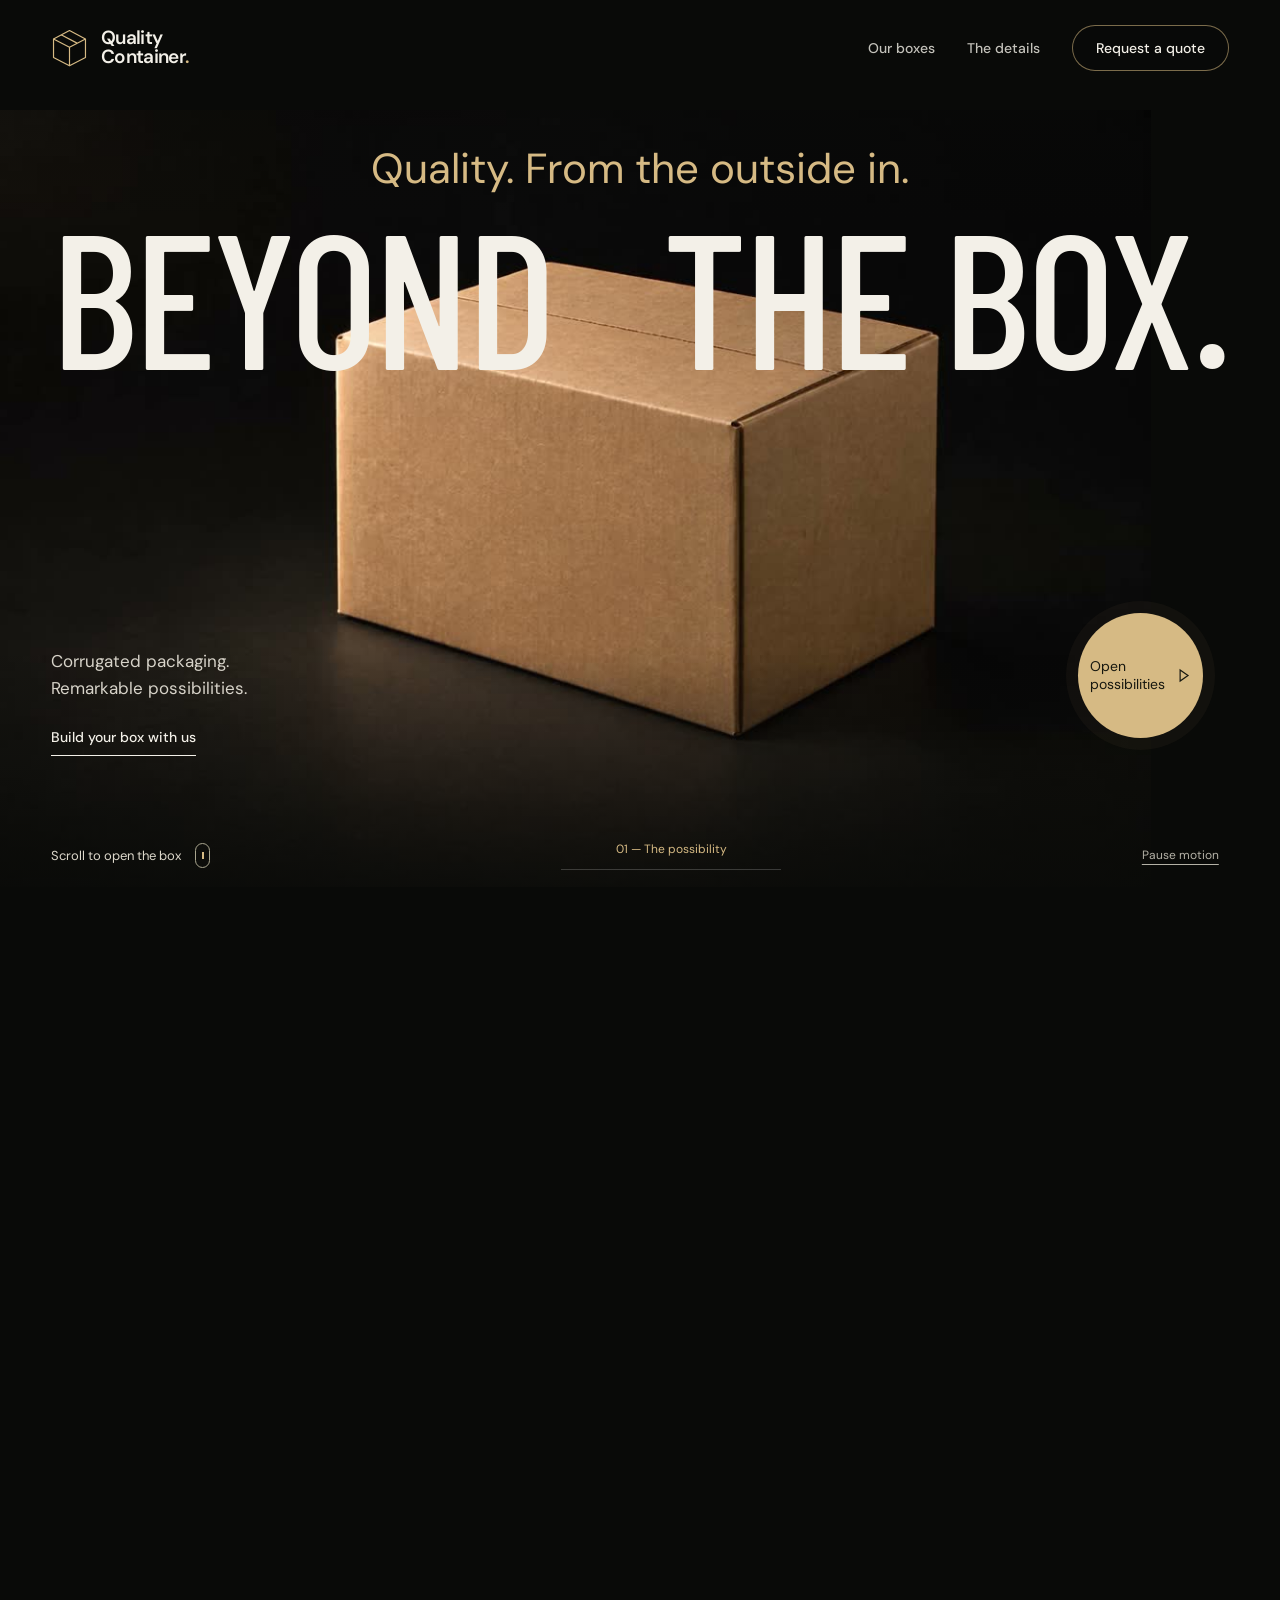
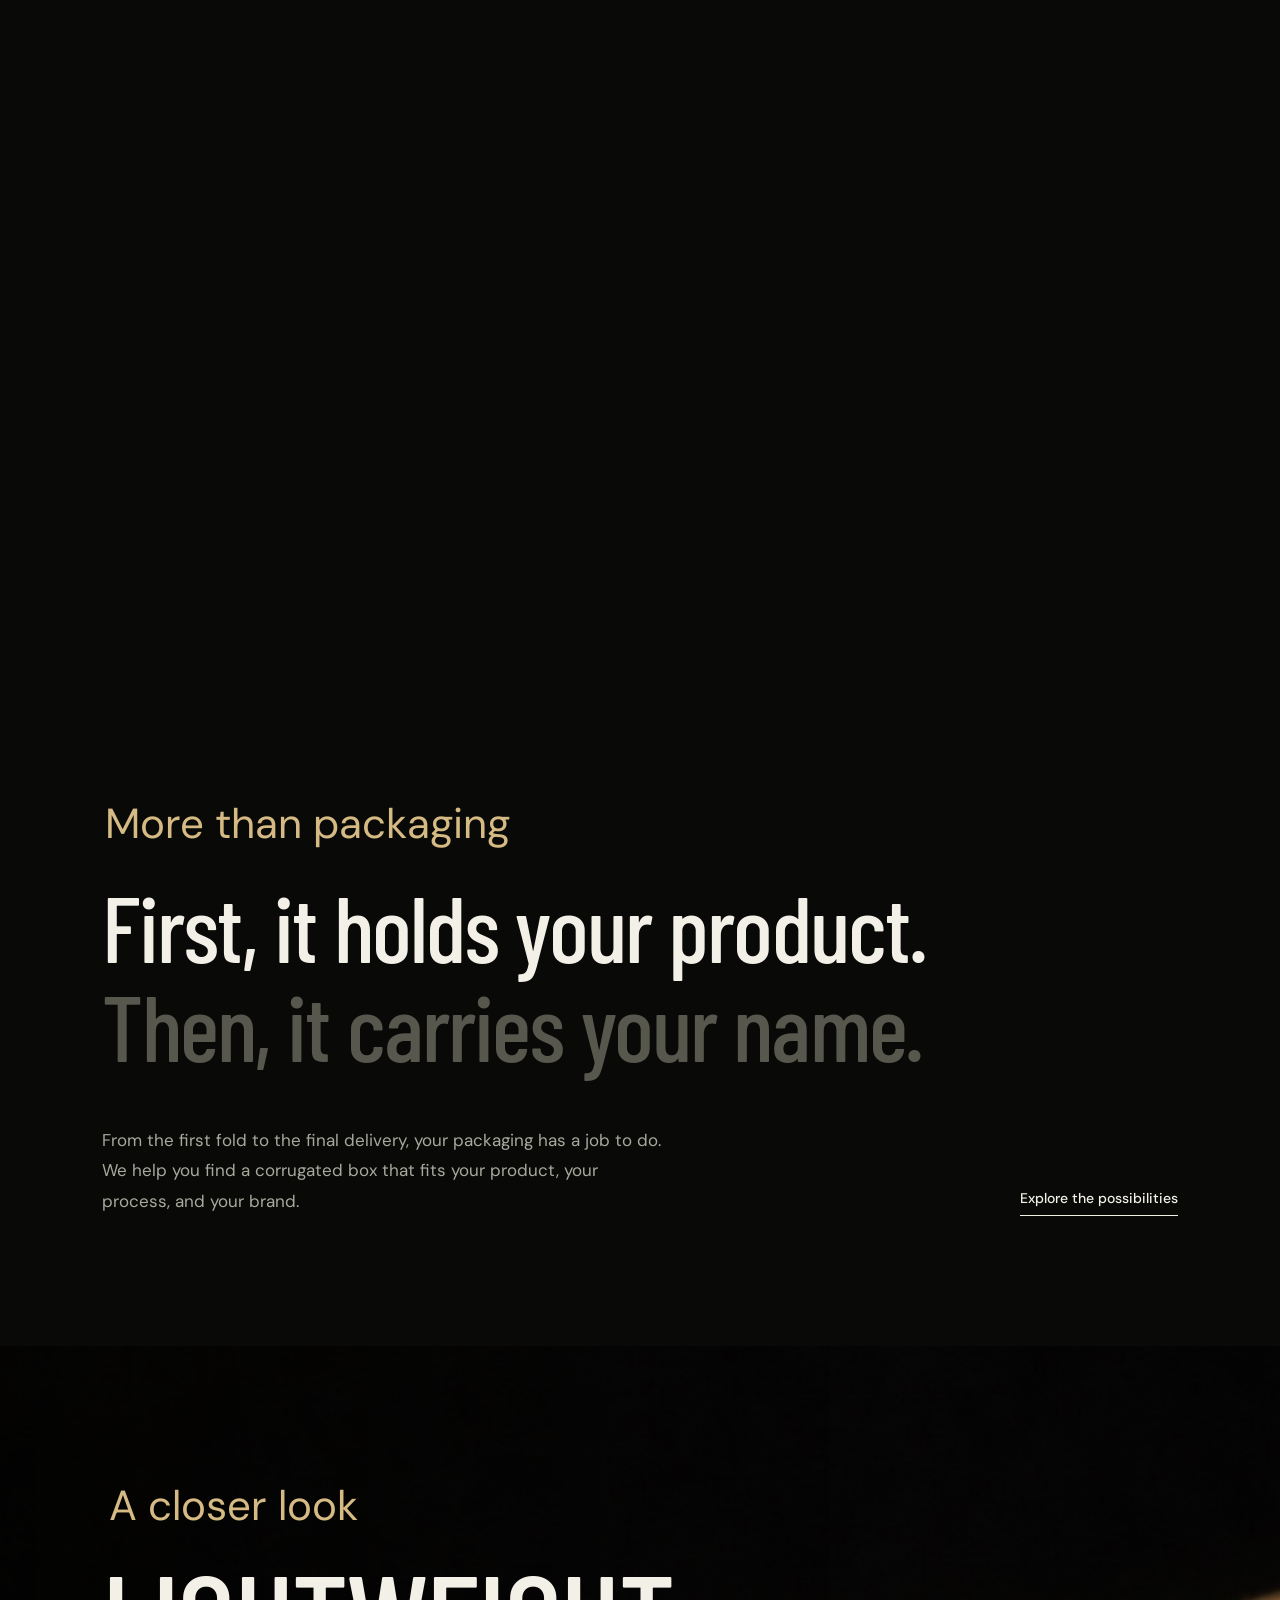
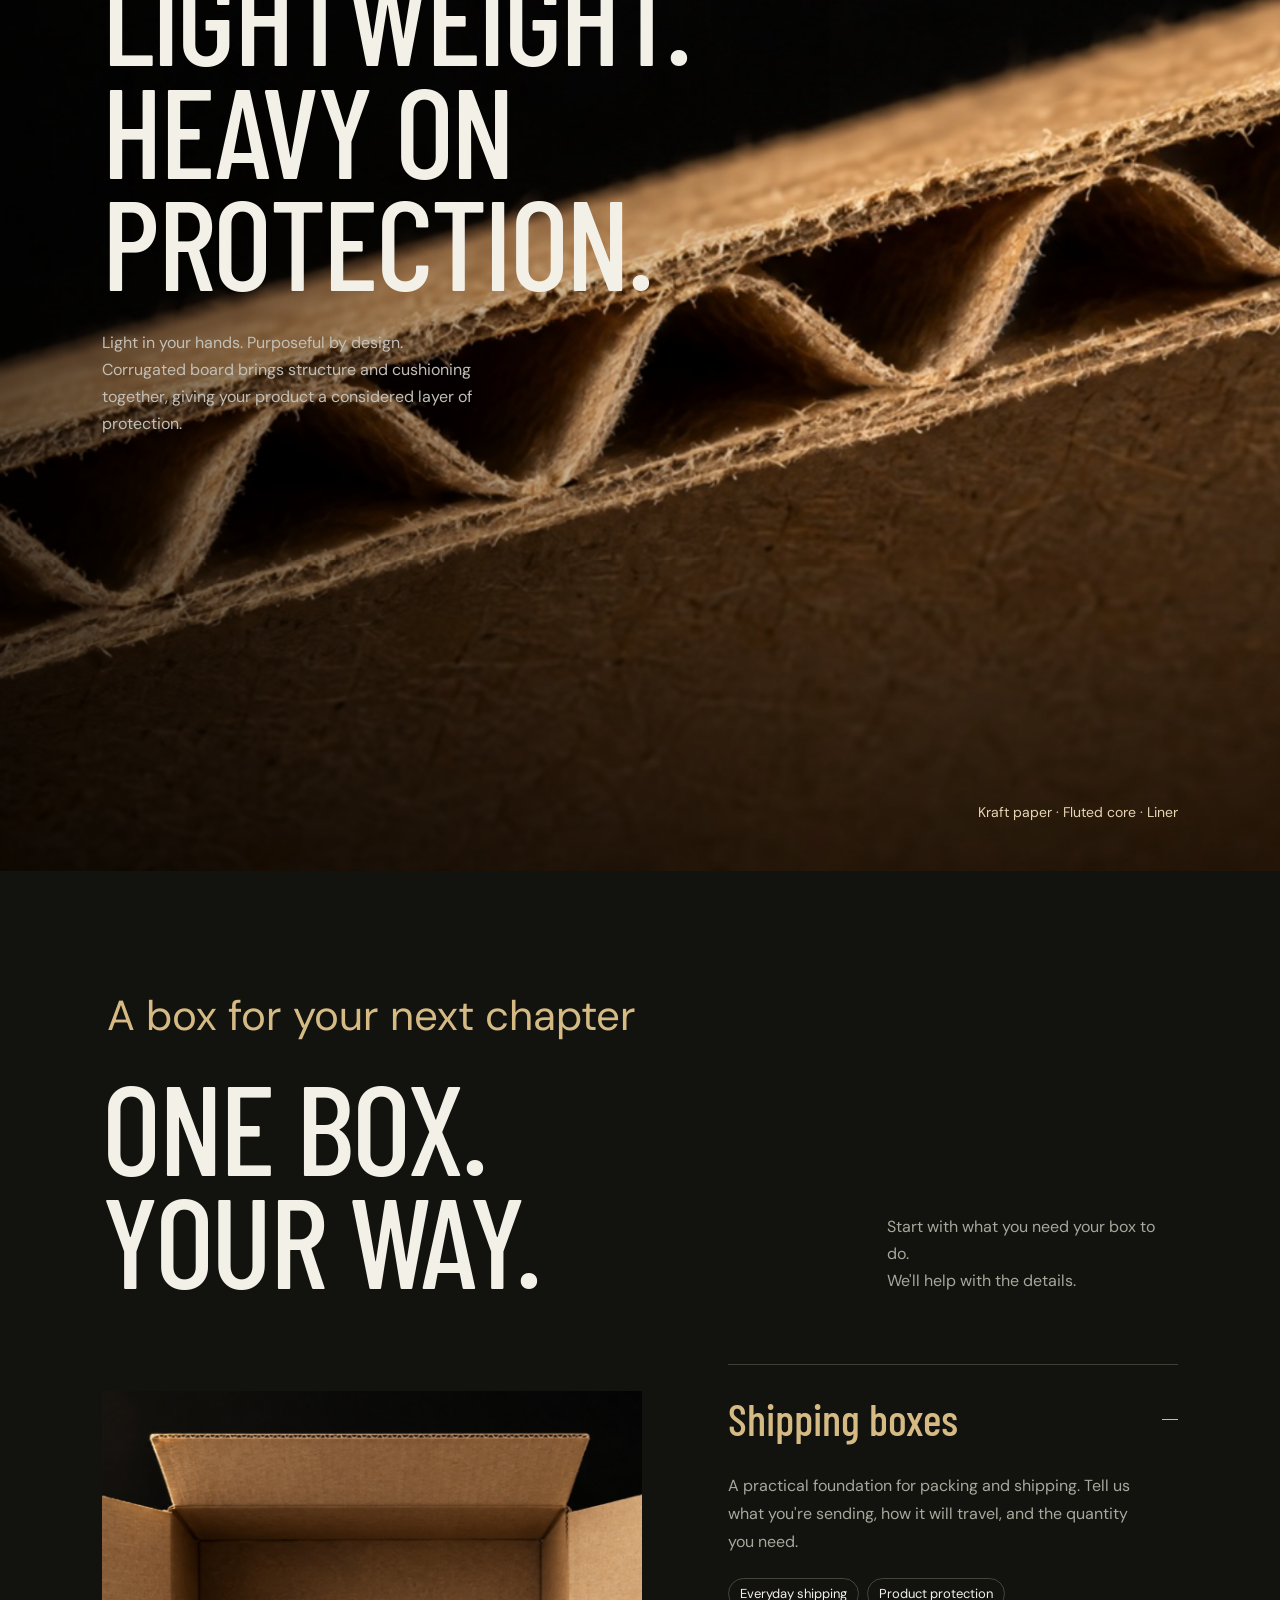
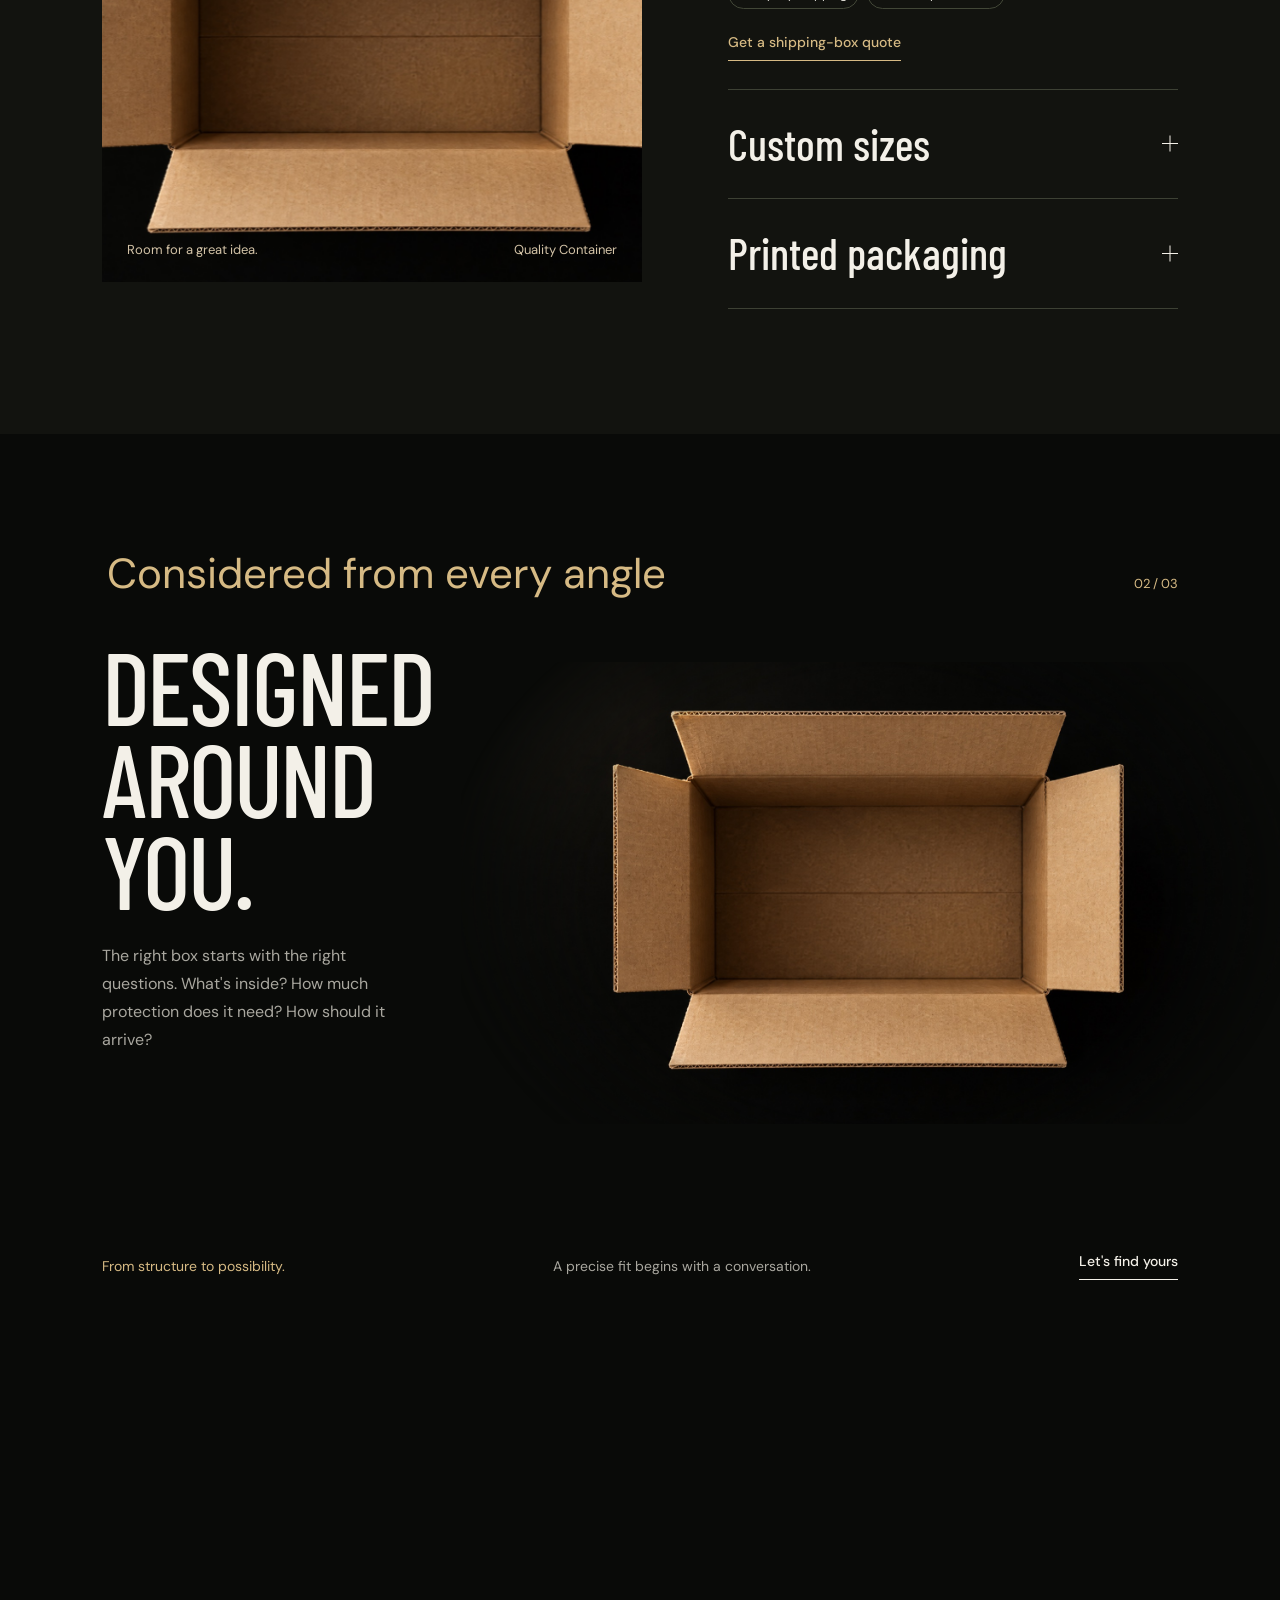
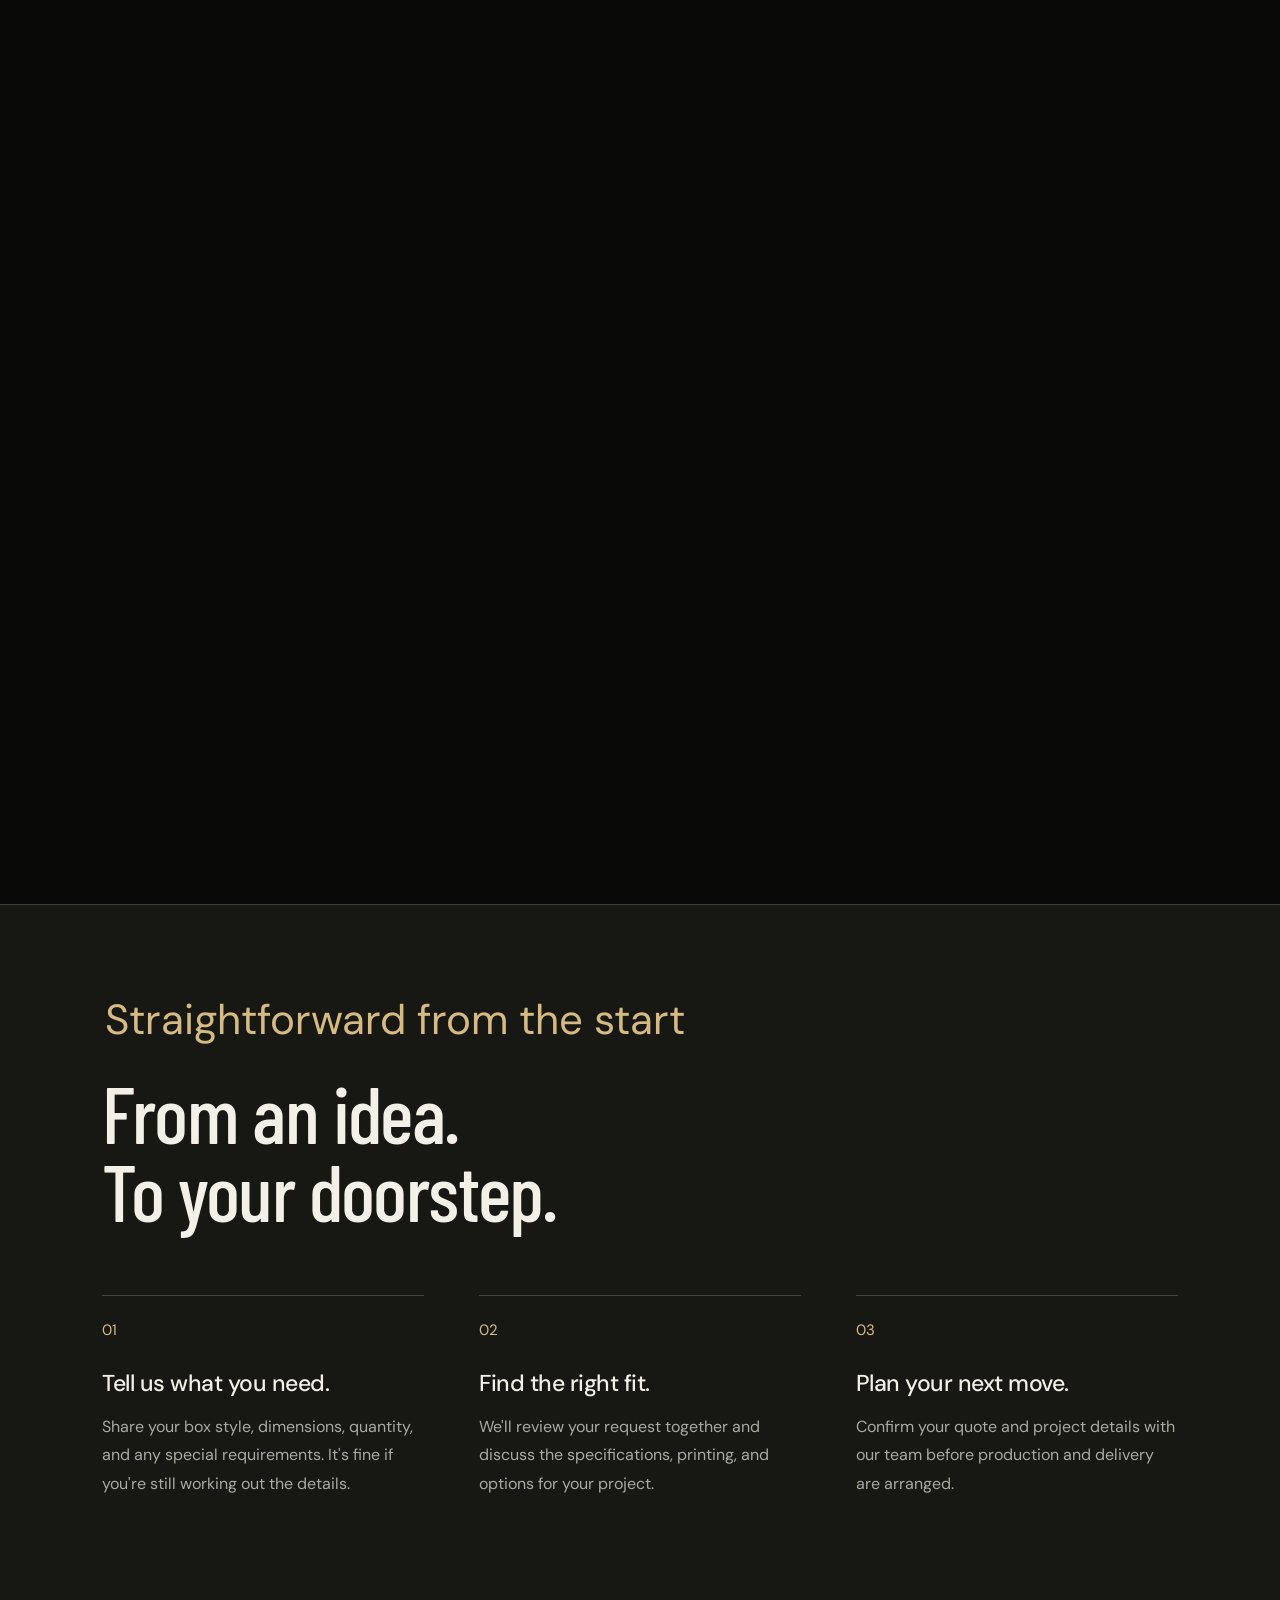
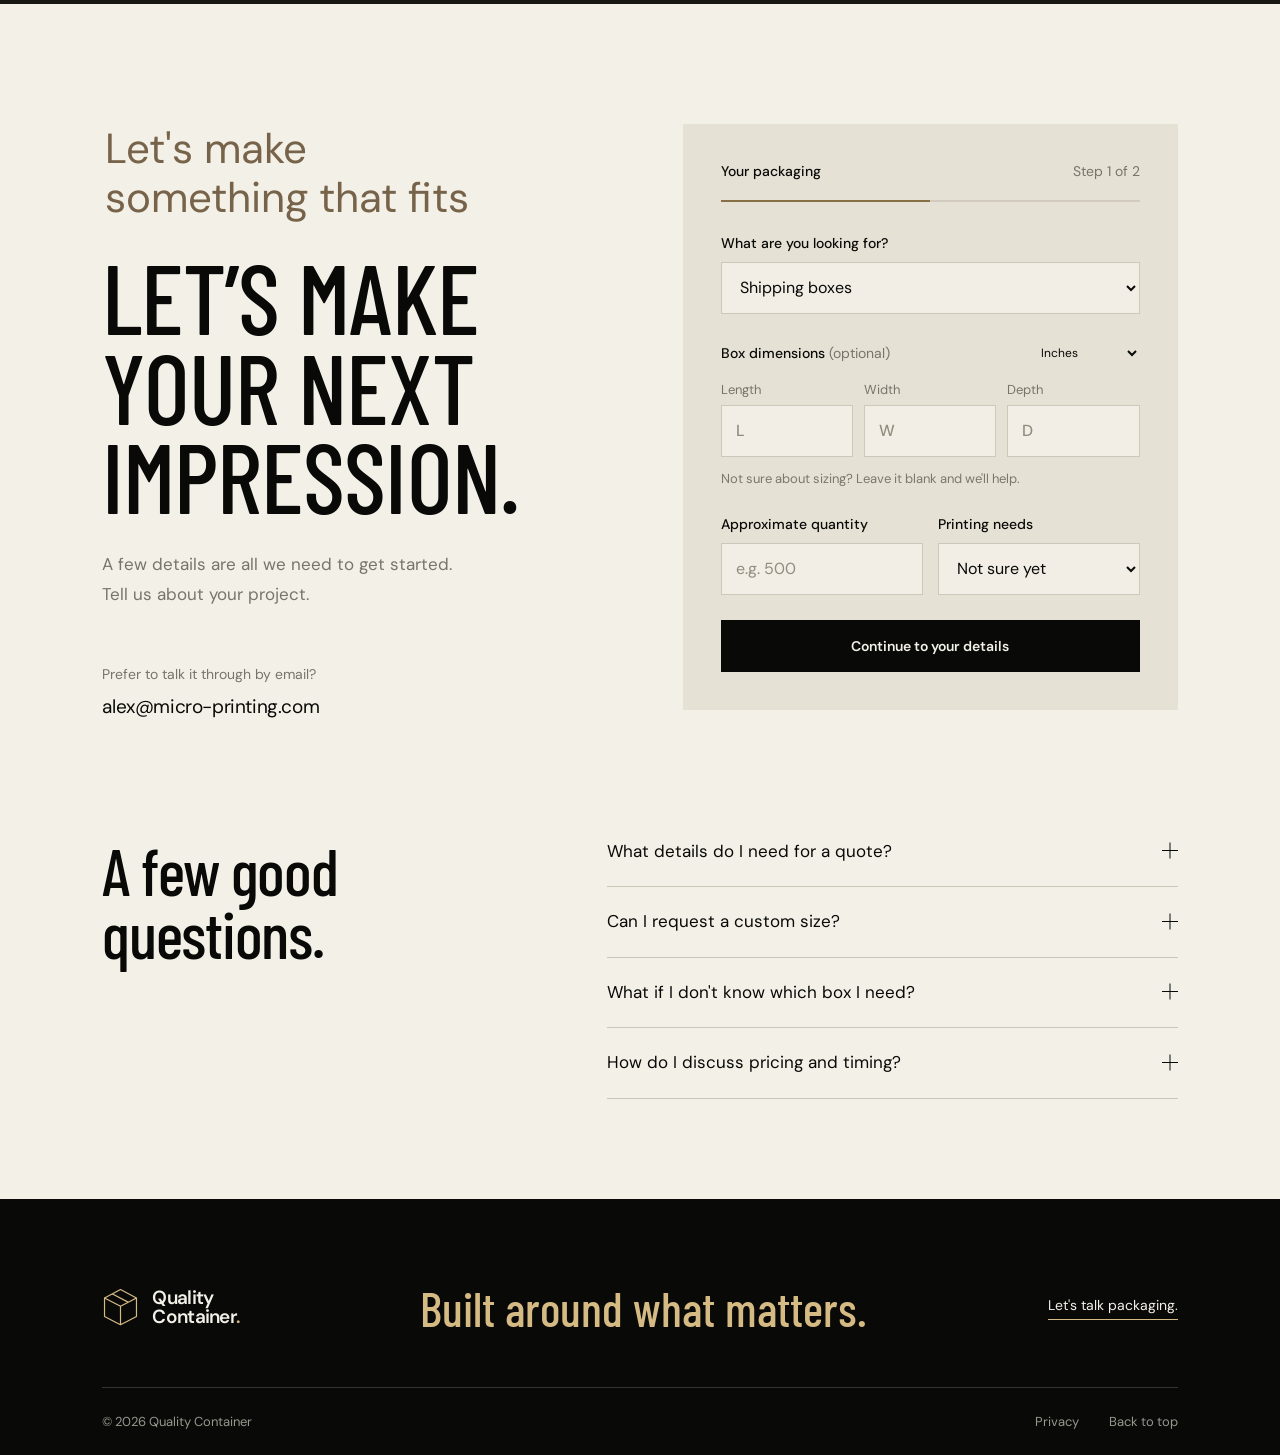
<file: index.html>
<!doctype html>
<html lang="en">
<head>
  <meta charset="utf-8">
  <meta name="viewport" content="width=device-width, initial-scale=1">
  <meta name="theme-color" content="#0b0b09">
  <title>Quality Container — Built around what matters.</title>
  <meta name="description" content="Corrugated boxes built around your products. Explore shipping boxes, custom sizes and printed packaging, then request a quote from Quality Container.">
  <link rel="icon" type="image/svg+xml" href="data:image/svg+xml,%3Csvg xmlns='http://www.w3.org/2000/svg' viewBox='0 0 64 64'%3E%3Crect width='64' height='64' rx='14' fill='%230b0b09'/%3E%3Cpath d='M12 21 32 11 52 21 32 31 12 21v23l20 10 20-10V21M32 31v23M22 16l20 10' fill='none' stroke='%23c9ad79' stroke-width='3' stroke-linejoin='round'/%3E%3C/svg%3E">
  <link rel="stylesheet" href="./assets/fonts.css">
  <link rel="stylesheet" href="./styles.css">
  <link rel="preload" as="image" href="./assets/box-sequence/frame-001.jpg">
  <link rel="stylesheet" href="./cinema.css?v=20261007-typography">
  <script src="./cinema.js" defer></script>
  <script src="./app.js" defer></script>
</head>
<body>
  <a class="skip-link" href="#main">Skip to content</a>
  <header class="site-header">
    <a class="brand" href="#" aria-label="Quality Container home"><svg viewBox="0 0 44 48" aria-hidden="true"><path d="M3 13 22 3 41 13 22 23 3 13v22l19 10 19-10V13M22 23v22M12 8l19 10"/></svg><span>Quality<br>Container<span class="brand-dot">.</span></span></a>
    <nav aria-label="Main navigation"><a href="#boxes">Our boxes</a><a href="#details">The details</a><a class="nav-cta" href="#quote">Request a quote</a></nav>
  </header>
  <main id="main">
    <section class="hero-story" aria-labelledby="hero-title">
      <div class="hero-sticky">
        <img class="hero-poster" src="./assets/box-sequence/frame-001.jpg" alt="A sculptural kraft shipping box in a dark studio" width="1440" height="810">
        <canvas id="box-canvas" aria-label="A corrugated box opens as you scroll" role="img"></canvas>
        <div class="cinema-vignette"></div>
        <div class="hero-title-wrap"><p>Quality. From the outside in.</p><h1 id="hero-title"><span>BEYOND</span><span>THE BOX.</span></h1></div>
        <div class="hero-caption"><p>Corrugated packaging.<br>Remarkable possibilities.</p><a class="text-link" href="#quote">Build your box with us</a></div>
        <button class="open-experience" type="button" aria-label="Play the box opening"><span>Open<br>possibilities</span><svg viewBox="0 0 24 24" aria-hidden="true"><path d="M9 5l10 7-10 7Z"/></svg></button>
        <div class="scene-copy scene-copy-open" aria-hidden="true"><span>Every great idea</span><strong>NEEDS<br>ITS SPACE.</strong><p>Your product. Your dimensions.<br>Your next first impression.</p></div>
        <div class="scene-copy scene-copy-inside" aria-hidden="true"><span>It's what's inside that counts.</span><strong>WE PROTECT<br>THE POSSIBILITIES.</strong></div>
        <div class="hero-bottom"><span class="scroll-cue">Scroll to open the box <span class="scroll-track"><i></i></span></span><div class="chapter-progress"><span id="chapter-label">01 — The possibility</span><div><i></i></div></div><button id="motion-toggle" type="button" aria-pressed="false">Pause motion</button></div>
      </div>
    </section>
    <section class="intro-section section-pad" aria-labelledby="intro-title">
      <div class="section-kicker"><span class="small-rule"></span>More than packaging</div>
      <h2 id="intro-title">First, it holds your product.<br><span>Then, it carries your name.</span></h2>
      <div class="intro-bottom"><p>From the first fold to the final delivery, your packaging has a job to do. We help you find a corrugated box that fits your product, your process, and your brand.</p><a class="text-link" href="#boxes">Explore the possibilities</a></div>
    </section>
    <section class="material-section" aria-labelledby="material-title">
      <img src="./assets/corrugated-layers.jpg" alt="A close view of the fluted paper layer between two kraft liners" width="1920" height="1086" loading="lazy">
      <div class="material-shade"></div><div class="material-copy"><p class="section-kicker">A closer look</p><h2 id="material-title">LIGHTWEIGHT.<br>HEAVY ON<br>PROTECTION.</h2><p>Light in your hands. Purposeful by design.<br>Corrugated board brings structure and cushioning together, giving your product a considered layer of protection.</p></div>
      <span class="material-caption">Kraft paper · Fluted core · Liner</span>
    </section>
    <section id="boxes" class="boxes-section section-pad" aria-labelledby="boxes-title">
      <div class="boxes-heading"><div><p class="section-kicker">A box for your next chapter</p><h2 id="boxes-title">ONE BOX.<br>YOUR WAY.</h2></div><p>Start with what you need your box to do.<br>We'll help with the details.</p></div>
      <div class="box-explorer"><div class="product-visual"><img src="./assets/open-box-portal.jpg" alt="An open kraft shipping box with four folded flaps" width="1920" height="1086" loading="lazy"><div class="product-caption"><span>Room for a great idea.</span><span>Quality Container</span></div></div>
        <div class="product-options">
          <details open><summary><span>Shipping boxes</span><span class="detail-symbol" aria-hidden="true"></span></summary><div class="product-detail"><p>A practical foundation for packing and shipping. Tell us what you're sending, how it will travel, and the quantity you need.</p><div class="tags"><span>Everyday shipping</span><span>Product protection</span></div><button class="text-link choose-box" data-style="Shipping boxes">Get a shipping-box quote</button></div></details>
          <details><summary><span>Custom sizes</span><span class="detail-symbol" aria-hidden="true"></span></summary><div class="product-detail"><p>Start with your product's dimensions. We'll discuss a fit that makes sense for your contents, packing materials, and handling needs.</p><div class="tags"><span>Made to fit</span><span>Thoughtful packing</span></div><button class="text-link choose-box" data-style="Custom sizes">Discuss my dimensions</button></div></details>
          <details><summary><span>Printed packaging</span><span class="detail-symbol" aria-hidden="true"></span></summary><div class="product-detail"><p>Give your packaging a recognizable identity. Share your logo, artwork plans, and printing requirements with your quote request.</p><div class="tags"><span>Your identity</span><span>Your first impression</span></div><button class="text-link choose-box" data-style="Printed packaging">Explore a printed box</button></div></details>
        </div>
      </div>
    </section>
    <section id="details" class="anatomy-story" aria-labelledby="anatomy-title"><div class="anatomy-sticky">
      <div class="anatomy-top"><p class="section-kicker">Considered from every angle</p><span class="scene-counter">02 / 03</span></div>
      <div class="anatomy-copy"><h2 id="anatomy-title">DESIGNED<br>AROUND<br>YOU.</h2><p>The right box starts with the right questions. What's inside? How much protection does it need? How should it arrive?</p></div>
      <div class="anatomy-art"><img src="./assets/open-box-portal.jpg" alt="Overhead view of the box, revealing its interior and four flaps" width="1920" height="1086" loading="lazy"><svg class="dieline" viewBox="0 0 760 540" role="img" aria-label="Illustrative box dieline showing four side panels, closure flaps, and scored folds"><defs><pattern id="grid" width="25" height="25" patternUnits="userSpaceOnUse"><path d="M25 0H0V25" fill="none" stroke="currentColor" stroke-width=".5" opacity=".15"/></pattern></defs><rect width="760" height="540" fill="url(#grid)"/><g fill="none" stroke="currentColor" stroke-width="1.5"><path d="M70 175V85H230V175M230 175V85H350V175M350 175V85H510V175M510 175V85H630V175M70 365V455H230V365M230 365V455H350V365M350 365V455H510V365M510 365V455H630V365M70 175H630V365H70Z M630 180L655 190V350L630 360"/><path stroke-dasharray="6 5" d="M70 175H630M70 365H630M230 175V365M350 175V365M510 175V365"/><path opacity=".7" d="M70 65V45H230V65M50 175H30V365H50M350 480V500H510V480"/></g><g fill="currentColor" font-family="DM Sans,sans-serif" font-size="15"><text x="150" y="34" text-anchor="middle">Length</text><text x="18" y="270" transform="rotate(-90 18 270)" text-anchor="middle">Depth</text><text x="430" y="524" text-anchor="middle">Fold. Form. Fit.</text><text x="285" y="278" text-anchor="middle">Width</text></g></svg></div>
      <div class="anatomy-bottom"><span class="anatomy-label">From structure to possibility.</span><p>A precise fit begins with a conversation.</p><a class="text-link" href="#quote">Let's find yours</a></div>
    </div></section>
    <section class="process-section section-pad" aria-labelledby="process-title"><div class="process-heading"><p class="section-kicker">Straightforward from the start</p><h2 id="process-title">From an idea.<br>To your doorstep.</h2></div><div class="process-steps"><article><span class="step-number">01</span><h3>Tell us what you need.</h3><p>Share your box style, dimensions, quantity, and any special requirements. It's fine if you're still working out the details.</p></article><article><span class="step-number">02</span><h3>Find the right fit.</h3><p>We'll review your request together and discuss the specifications, printing, and options for your project.</p></article><article><span class="step-number">03</span><h3>Plan your next move.</h3><p>Confirm your quote and project details with our team before production and delivery are arranged.</p></article></div></section>
    <section id="quote" class="quote-section section-pad" aria-labelledby="quote-title"><div class="quote-intro"><p class="section-kicker">Let's make something that fits</p><h2 id="quote-title">LET’S MAKE<br>YOUR NEXT<br>IMPRESSION.</h2><p>A few details are all we need to get started.<br>Tell us about your project.</p><div class="quote-contact"><span>Prefer to talk it through by email?</span><a href="mailto:alex@micro-printing.com">alex@micro-printing.com</a></div></div>
      <div class="quote-panel"><div class="form-progress"><span id="step-label">Your packaging</span><span id="step-number">Step 1 of 2</span><div class="progress-line"><i></i></div></div>
        <form id="quote-form" action="https://formsubmit.co/alex@micro-printing.com" method="POST">
          <input type="hidden" name="_subject" value="Quality Container — New quote request"><input type="hidden" name="_template" value="table"><input type="hidden" name="_captcha" value="false"><div class="honey" aria-hidden="true"><label>Leave this field empty<input name="_honey" tabindex="-1" autocomplete="off"></label></div>
          <fieldset data-step="1"><legend class="sr-only">Your packaging requirements</legend><label for="box-style">What are you looking for?</label><select id="box-style" name="Box style"><option>Shipping boxes</option><option>Custom sizes</option><option>Printed packaging</option><option>I need help choosing</option></select>
            <div class="dimensions-heading"><label>Box dimensions <span>(optional)</span></label><select name="Units" aria-label="Dimension units"><option value="inches">Inches</option><option value="millimeters">Millimeters</option></select></div><div class="dimension-grid"><label for="length"><span>Length</span><input id="length" type="number" min="0.1" step="any" inputmode="decimal" name="Length" placeholder="L"></label><label for="width"><span>Width</span><input id="width" type="number" min="0.1" step="any" inputmode="decimal" name="Width" placeholder="W"></label><label for="depth"><span>Depth</span><input id="depth" type="number" min="0.1" step="any" inputmode="decimal" name="Depth" placeholder="D"></label></div><p class="field-help">Not sure about sizing? Leave it blank and we'll help.</p>
            <div class="form-row"><div><label for="quantity">Approximate quantity</label><input id="quantity" type="number" min="1" max="100000000" step="1" name="Quantity" inputmode="numeric" placeholder="e.g. 500" required></div><div><label for="printing">Printing needs</label><select id="printing" name="Printing"><option>Not sure yet</option><option>Plain / unprinted</option><option>Logo or custom artwork</option></select></div></div>
            <button type="button" id="next-step" class="button button-ink">Continue to your details</button>
          </fieldset>
          <fieldset data-step="2" hidden disabled><legend class="sr-only">Your contact details</legend><div class="form-row"><div><label for="name">Your name</label><input id="name" name="name" autocomplete="name" maxlength="120" required placeholder="Full name"></div><div><label for="company">Company <span>(optional)</span></label><input id="company" name="Company" autocomplete="organization" maxlength="160" placeholder="Company name"></div></div><label for="email">Email address</label><input id="email" type="email" name="email" autocomplete="email" maxlength="254" required placeholder="you@company.com"><label for="phone">Phone <span>(optional)</span></label><input id="phone" type="tel" name="Phone" autocomplete="tel" maxlength="50" placeholder="Phone number"><label for="message">Anything else we should know? <span>(optional)</span></label><textarea id="message" name="Project details" rows="3" maxlength="3000" placeholder="What you're packing, target dates, or special requirements…"></textarea><p class="privacy-note">Your details will be used to respond to your quote request. <a href="./privacy.html">Privacy information</a></p><div class="form-actions"><button type="button" id="prev-step" class="back-button">Back</button><button type="submit" class="button button-ink" id="submit-quote">Send quote request</button></div></fieldset>
          <div id="form-status" role="status" aria-live="polite" hidden></div>
        </form>
      </div>
    </section>
    <section class="faq-section section-pad" aria-labelledby="faq-title"><h2 id="faq-title">A few good questions.</h2><div class="faq-list"><details><summary>What details do I need for a quote?<span class="detail-symbol" aria-hidden="true"></span></summary><p>A box style, approximate quantity, and your contact details are a good start. Dimensions, printing requirements, and information about your product help us understand the project.</p></details><details><summary>Can I request a custom size?<span class="detail-symbol" aria-hidden="true"></span></summary><p>Yes—choose “Custom sizes” in the quote form and share the dimensions you have in mind. Our team will review your requirements and discuss suitable options.</p></details><details><summary>What if I don't know which box I need?<span class="detail-symbol" aria-hidden="true"></span></summary><p>Select “I need help choosing” and tell us what you're packing and how it will be shipped. You can leave the dimensions blank.</p></details><details><summary>How do I discuss pricing and timing?<span class="detail-symbol" aria-hidden="true"></span></summary><p>Pricing and lead times depend on your specifications, quantity, and project needs. Include your target date in the form, and we'll discuss these details with your quote.</p></details></div></section>
  </main>
  <footer class="site-footer"><div class="footer-top"><a class="brand" href="#"><svg viewBox="0 0 44 48" aria-hidden="true"><path d="M3 13 22 3 41 13 22 23 3 13v22l19 10 19-10V13M22 23v22M12 8l19 10"/></svg><span>Quality<br>Container<span class="brand-dot">.</span></span></a><p>Built around what matters.</p><a href="mailto:alex@micro-printing.com">Let's talk packaging.</a></div><div class="footer-bottom"><span>© <span id="year">2026</span> Quality Container</span><a href="./privacy.html">Privacy</a><a href="#">Back to top</a></div></footer>
  <a class="floating-quote" href="#quote">Request a quote</a>
</body>
</html>
</file>
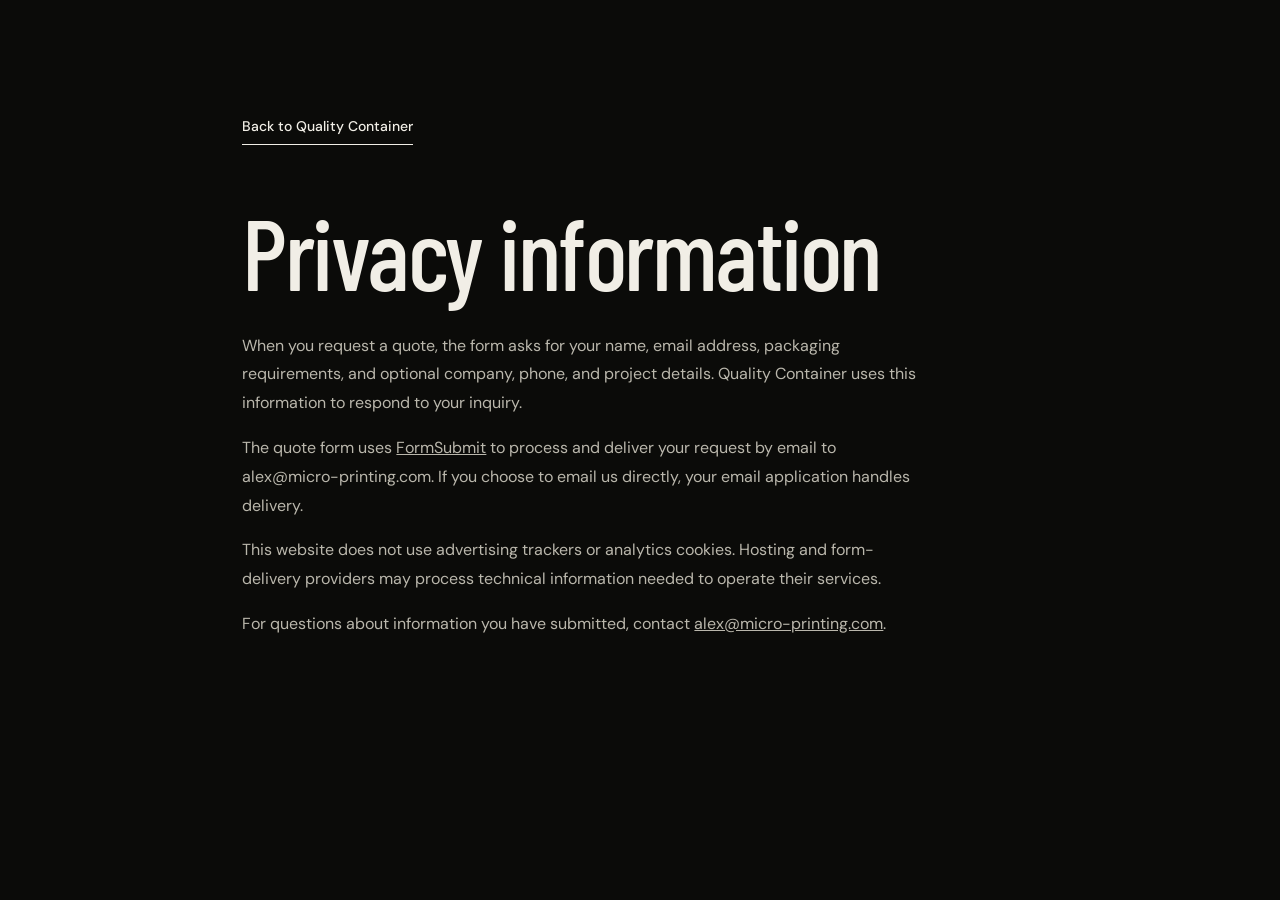
<file: privacy.html>
<!doctype html><html lang="en"><head><meta charset="utf-8"><meta name="viewport" content="width=device-width,initial-scale=1"><meta name="theme-color" content="#0b0b09"><title>Privacy information — Quality Container</title><link rel="stylesheet" href="./assets/fonts.css"><link rel="stylesheet" href="./styles.css"><link rel="icon" type="image/svg+xml" href="data:image/svg+xml,%3Csvg xmlns='http://www.w3.org/2000/svg' viewBox='0 0 64 64'%3E%3Crect width='64' height='64' rx='14' fill='%230b0b09'/%3E%3Cpath d='M12 21 32 11 52 21 32 31 12 21v23l20 10 20-10V21M32 31v23' fill='none' stroke='%23c9ad79' stroke-width='3'/%3E%3C/svg%3E"></head><body><main class="section-pad" style="max-width:1000px;margin:auto;min-height:100svh"><a class="text-link" href="./">Back to Quality Container</a><h1 style="font-size:clamp(60px,8vw,100px);margin:60px 0 35px">Privacy information</h1><div style="max-width:680px;font-size:16px;line-height:1.8;color:#bab7ac"><p>When you request a quote, the form asks for your name, email address, packaging requirements, and optional company, phone, and project details. Quality Container uses this information to respond to your inquiry.</p><p>The quote form uses <a href="https://formsubmit.co/" style="text-decoration:underline">FormSubmit</a> to process and deliver your request by email to alex@micro-printing.com. If you choose to email us directly, your email application handles delivery.</p><p>This website does not use advertising trackers or analytics cookies. Hosting and form-delivery providers may process technical information needed to operate their services.</p><p>For questions about information you have submitted, contact <a href="mailto:alex@micro-printing.com" style="text-decoration:underline">alex@micro-printing.com</a>.</p></div></main></body></html>
</file>
<file: assets/fonts.css>
@font-face {
  font-family: 'Barlow Condensed';
  font-style: normal;
  font-weight: 500;
  font-display: swap;
  src: url(./font-0.ttf) format('truetype');
}
@font-face {
  font-family: 'Barlow Condensed';
  font-style: normal;
  font-weight: 600;
  font-display: swap;
  src: url(./font-1.ttf) format('truetype');
}
@font-face {
  font-family: 'DM Sans';
  font-style: normal;
  font-weight: 400;
  font-display: swap;
  src: url(./font-2.ttf) format('truetype');
}
@font-face {
  font-family: 'DM Sans';
  font-style: normal;
  font-weight: 500;
  font-display: swap;
  src: url(./font-3.ttf) format('truetype');
}
@font-face {
  font-family: 'DM Sans';
  font-style: normal;
  font-weight: 600;
  font-display: swap;
  src: url(./font-4.ttf) format('truetype');
}
@font-face {
  font-family: 'DM Sans';
  font-style: normal;
  font-weight: 700;
  font-display: swap;
  src: url(./font-5.ttf) format('truetype');
}
</file>
<file: styles.css>
:root{--ink:#0b0b09;--paper:#f1eee6;--gold:#c9ad79;--muted:#a9a79f;--line:rgba(255,255,255,.17);--body:'DM Sans',sans-serif;--display:'Barlow Condensed',sans-serif;color-scheme:dark;font-family:var(--body);font-size:16px;background:var(--ink);color:var(--paper);scroll-behavior:smooth;scroll-padding-top:110px}
*{box-sizing:border-box}body{margin:0}a{color:inherit;text-decoration:none}button,input,select,textarea{font:inherit}button,a,input,select,textarea{-webkit-tap-highlight-color:transparent}button{cursor:pointer}a:focus-visible,button:focus-visible,input:focus-visible,select:focus-visible,textarea:focus-visible,summary:focus-visible{outline:2px solid var(--gold);outline-offset:6px}::selection{background:var(--gold);color:var(--ink)}.skip-link{position:fixed;top:12px;left:12px;z-index:100;transform:translateY(-160%);background:var(--paper);color:var(--ink);padding:14px}.skip-link:focus{transform:none}
.site-header{position:absolute;top:0;left:0;width:100%;z-index:20;padding:30px 5.1%;display:flex;justify-content:space-between;align-items:center}.brand{display:flex;gap:13px;align-items:center;font-size:21px;line-height:.98;font-weight:600;letter-spacing:-.7px}.brand svg{width:37px;fill:none;stroke:var(--gold);stroke-width:1.4;stroke-linejoin:round}.brand-dot{color:var(--gold)}nav{display:flex;gap:36px;align-items:center;font-size:14px;font-weight:500}nav>a:not(.nav-cta){opacity:.8}nav>a:hover{opacity:1;color:var(--gold)}.nav-cta{border:1px solid rgba(201,173,121,.6);padding:13px 23px;border-radius:3px}
.hero-story{height:300svh;min-height:1800px;position:relative}.hero-sticky{position:sticky;top:0;height:100svh;min-height:620px;overflow:hidden;background:#080a08}.hero-video{position:absolute;inset:0;width:100%;height:100%;object-fit:cover;object-position:60% center}.hero-shade{position:absolute;inset:0;background:linear-gradient(90deg,rgba(7,8,6,.82),rgba(7,8,6,.3) 39%,transparent 63%),linear-gradient(0deg,rgba(7,8,6,.7),transparent 19%)}.hero-copy{position:absolute;top:24%;left:5.1%;width:52%;will-change:transform,opacity}.hero-intro{font-size:15px;line-height:1.5;margin:0 0 21px;color:var(--gold)}h1{font-family:var(--display);font-weight:500;font-size:clamp(76px,8.8vw,160px);letter-spacing:-.025em;line-height:.92;margin:0 0 28px}h1>span{color:var(--gold)}.hero-description{font-size:16px;line-height:1.65;color:#c1bfb7;margin:0 0 26px}.button{display:inline-flex;align-items:center;justify-content:center;min-height:52px;padding:16px 26px;border-radius:3px;font-size:14px;font-weight:600;border:1px solid transparent;transition:background .2s,transform .2s}.button:hover{transform:translateY(-2px)}.button-gold{background:var(--gold);color:#16150f}.button-gold:hover{background:#dfc795}.hero-bottom{position:absolute;left:5.1%;right:5.1%;bottom:32px;display:flex;align-items:flex-end;justify-content:space-between;font-size:12px}.hero-bottom p{margin:0;line-height:1.75}.hero-bottom p span{color:#95958b}.scroll-cue{display:flex;align-items:center;gap:12px;color:#c1bfb7;font-size:13px}.scroll-track{width:18px;height:29px;border:1px solid #aaa68f;border-radius:12px;display:grid;place-items:center}.scroll-track i{width:2px;height:7px;background:var(--gold);animation:scrollhint 2.4s infinite}.scene-counter{color:var(--gold);font-size:13px}.hero-end{position:absolute;top:31%;left:5.1%;opacity:0;transform:translateY(25px);pointer-events:none}.hero-end>span{font-family:var(--display);font-size:clamp(64px,7.5vw,120px);line-height:.95}.hero-end>p{color:#bab7ac;font-size:16px;line-height:1.6;margin-top:24px}@keyframes scrollhint{0%,100%{transform:translateY(-4px);opacity:.4}50%{transform:translateY(4px);opacity:1}}
@media(max-width:760px){.site-header{padding:24px 6%}.brand{font-size:18px}.brand svg{width:31px}nav{gap:0}nav>a:not(.nav-cta){display:none}.nav-cta{font-size:12px;padding:11px 15px}.hero-sticky{min-height:700px}.hero-story{height:240svh;min-height:1550px}.hero-video{object-fit:cover;object-position:67% center;opacity:.75}.hero-shade{background:linear-gradient(180deg,rgba(7,8,6,.8),rgba(7,8,6,.15) 48%,rgba(7,8,6,.9)),linear-gradient(90deg,rgba(7,8,6,.4),transparent)}.hero-copy{top:20%;left:6%;width:88%}.hero-intro{font-size:14px;margin-bottom:19px}h1{font-size:clamp(76px,17vw,110px)}.hero-description{font-size:14px;max-width:85%;margin-top:23px}.hero-bottom{left:6%;right:6%;bottom:26px}.hero-bottom p{display:none}.hero-end{left:6%;top:24%}.hero-end>span{font-size:80px}}
@media(prefers-reduced-motion:reduce){:root{scroll-behavior:auto}.scroll-track i{animation:none}.hero-story{height:100svh;min-height:700px}.hero-video{display:none}.hero-sticky{background:#080a08 url('./assets/kraft-box-hero.jpg') 65% center/cover no-repeat}.hero-copy{opacity:1!important;transform:none!important}.hero-end{display:none}.button{transition:none}}
.section-pad{padding:115px 8%}.section-kicker{font-size:14px;line-height:1.5;color:var(--gold);margin:0 0 28px}.small-rule{display:inline-block;width:30px;height:1px;background:var(--gold);margin-right:14px;vertical-align:middle}h2{font-family:var(--display);font-weight:500;font-size:clamp(60px,6.5vw,104px);line-height:.98;letter-spacing:-.02em;margin:0}h3{font-size:20px;font-weight:500;letter-spacing:-.5px}.intro-section{position:relative;background:var(--ink);padding-top:95px;padding-bottom:100px}.intro-section h2{font-size:clamp(60px,7.5vw,120px);max-width:980px}.intro-section h2>span{color:var(--gold)}.intro-bottom{display:flex;justify-content:space-between;gap:70px;align-items:flex-end;margin-top:40px}.intro-bottom p{max-width:560px;color:var(--muted);font-size:17px;line-height:1.8;margin:0}.text-link{display:inline-block;background:none;color:inherit;border:0;border-bottom:1px solid currentColor;padding:0 0 7px;font-size:14px;font-weight:500;line-height:1.4}.text-link:hover{color:var(--gold)}
.material-section{height:850px;max-height:110svh;min-height:600px;position:relative;overflow:hidden}.material-section>img{position:absolute;width:100%;height:100%;object-fit:cover;object-position:center}.material-shade{position:absolute;inset:0;background:linear-gradient(0deg,rgba(0,0,0,.18),transparent 35%),linear-gradient(90deg,rgba(0,0,0,.45),transparent 70%)}.material-copy{position:relative;padding:90px 8%;max-width:750px}.material-copy h2{font-size:clamp(74px,8vw,126px)}.material-copy>p:last-child{max-width:400px;line-height:1.7;font-size:16px;color:#c1bfb7;margin-top:32px}.material-caption{position:absolute;bottom:30px;right:8%;font-size:13px;color:#e7d4b2}
.boxes-section{background:var(--paper);color:var(--ink);color-scheme:light}.boxes-section .section-kicker{color:#776349}.boxes-heading{display:flex;align-items:flex-end;justify-content:space-between;gap:40px;margin-bottom:70px}.boxes-heading>p{color:#68665e;font-size:16px;line-height:1.7;max-width:310px;margin:0}.box-explorer{display:grid;grid-template-columns:1.1fr 1fr;gap:6%;align-items:center}.product-visual{position:relative;aspect-ratio:1/1.03;background:#0a0b08;overflow:hidden;border-radius:3px}.product-visual>img{width:100%;height:100%;object-fit:cover;object-position:50% 50%;transform:scale(1.17)}.product-caption{position:absolute;bottom:24px;left:25px;right:25px;display:flex;justify-content:space-between;font-size:12px;color:#d3c3a7;gap:15px}.product-options details{border-top:1px solid #ccc6b9;padding:28px 0}.product-options details:last-child{border-bottom:1px solid #ccc6b9}summary{cursor:pointer;display:flex;justify-content:space-between;align-items:center;gap:20px;list-style:none}summary::-webkit-details-marker{display:none}.product-options summary{font-family:var(--display);font-size:38px;line-height:1.2}.detail-symbol{position:relative;flex:0 0 16px;width:16px;height:16px}.detail-symbol:before,.detail-symbol:after{content:'';position:absolute;top:7px;left:0;width:16px;height:1px;background:currentColor}.detail-symbol:after{transform:rotate(90deg);transition:transform .2s}details[open] .detail-symbol:after{transform:rotate(0)}.product-detail{padding-top:10px}.product-detail p{font-size:15px;line-height:1.75;color:#68665e;max-width:420px}.tags{display:flex;gap:8px;flex-wrap:wrap;margin:22px 0}.tags span{font-size:12px;border:1px solid #d3cbbd;border-radius:30px;padding:6px 11px}.product-options .text-link:hover{color:#8f7140}
.anatomy-story{height:240svh;min-height:1500px}.anatomy-sticky{position:sticky;top:0;height:100svh;min-height:700px;overflow:hidden}.anatomy-top{position:absolute;top:55px;left:8%;right:8%;display:flex;justify-content:space-between;z-index:2}.anatomy-copy{position:absolute;top:26%;left:8%;max-width:340px;z-index:2}.anatomy-copy h2{font-size:clamp(65px,6vw,95px)}.anatomy-copy>p{max-width:290px;color:var(--muted);line-height:1.75;font-size:15px;margin-top:27px}.anatomy-art{position:absolute;right:-4%;top:16%;width:70%;height:70%}.anatomy-art>img{width:100%;height:100%;object-fit:contain;mask-image:radial-gradient(ellipse at center,#000 48%,transparent 74%);will-change:opacity,transform}.dieline{position:absolute;inset:0;width:100%;height:100%;color:var(--gold);opacity:0;transform:scale(.85);will-change:opacity,transform}.anatomy-bottom{position:absolute;bottom:50px;left:8%;right:8%;display:flex;justify-content:space-between;align-items:center;font-size:13px;gap:25px}.anatomy-bottom p{color:var(--muted)}.anatomy-label{color:var(--gold)}
.process-section{background:#171813;border-top:1px solid var(--line);padding-top:90px;padding-bottom:105px}.process-heading{display:flex;justify-content:space-between;align-items:flex-start;gap:30px}.process-heading h2{font-size:72px;width:60%}.process-steps{display:grid;grid-template-columns:repeat(3,1fr);gap:55px;margin-top:65px}.step-number{display:block;color:var(--gold);font-size:14px;border-top:1px solid #434338;padding-top:24px}.process-steps h3{margin:28px 0 15px}.process-steps p{font-size:14px;line-height:1.8;color:#a9ab9f;margin:0;max-width:340px}
.quote-section{display:grid;grid-template-columns:1fr 1fr;gap:8%;background:var(--paper);color:var(--ink);color-scheme:light;align-items:start}.quote-intro>.section-kicker{color:#776349}.quote-intro h2{font-size:clamp(65px,6.3vw,100px)}.quote-intro h2>span{color:#9b7843}.quote-intro>p:not(.section-kicker){color:#77746b;line-height:1.75;margin-top:30px;font-size:16px}.quote-contact{margin-top:55px;display:flex;flex-direction:column;gap:11px}.quote-contact>span{font-size:13px;color:#77746b}.quote-contact>a{font-size:19px;letter-spacing:-.4px;overflow-wrap:anywhere}.quote-panel{background:#e7e2d7;padding:35px;border-radius:3px}.form-progress{display:flex;justify-content:space-between;position:relative;padding-bottom:22px;margin-bottom:32px;font-size:14px;font-weight:500}.form-progress>span:last-of-type{color:#77746b;font-weight:400}.progress-line{position:absolute;bottom:0;left:0;right:0;height:2px;background:#d2cabc}.progress-line i{display:block;height:2px;width:50%;background:#877045;transition:width .3s}fieldset{border:0;margin:0;padding:0;min-width:0}fieldset[hidden]{display:none}label{display:block;font-size:13px;font-weight:500;margin:0 0 10px}label>span{font-weight:400;color:#77746b}input,select,textarea{width:100%;border:1px solid #cfc7b8;border-radius:2px;min-height:49px;background:#f2eee5;color:var(--ink);padding:12px 14px;font-size:14px}input::placeholder,textarea::placeholder{color:#928c7f}textarea{resize:vertical;min-height:92px}select{padding-right:25px}form>fieldset>input,form>fieldset>textarea{margin-bottom:23px}.dimensions-heading{display:flex;align-items:center;justify-content:space-between;margin:24px 0 13px;gap:12px}.dimensions-heading label{margin:0}.dimensions-heading select{width:108px;background:transparent;border:none;min-height:30px;font-size:12px;padding:5px}.dimension-grid{display:grid;grid-template-columns:repeat(3,1fr);gap:11px}.dimension-grid label{margin:0}.dimension-grid label>span{display:block;margin-bottom:7px;font-size:12px}.field-help{font-size:12px;line-height:1.6;color:#7c776b;margin:12px 0 25px}.form-row{display:grid;grid-template-columns:1fr 1fr;gap:15px;margin-bottom:25px}.button-ink{background:var(--ink);color:var(--paper);width:100%;border:1px solid var(--ink)}.button-ink:hover{background:#31332b}.button-ink:disabled{opacity:.6;cursor:wait;transform:none}.form-actions{display:flex;gap:25px;align-items:center}.back-button{background:none;border:0;padding:10px 0;font-size:14px;color:#666152}.privacy-note{font-size:12px;line-height:1.7;color:#767064;margin:0 0 25px}.privacy-note a{text-decoration:underline}.honey{position:absolute;left:-9999px;width:1px;height:1px;overflow:hidden}.sr-only{position:absolute;width:1px;height:1px;padding:0;margin:-1px;overflow:hidden;clip:rect(0,0,0,0);white-space:nowrap;border:0}#form-status{font-size:14px;line-height:1.6;margin-top:20px;padding:15px;border:1px solid #b7ab94}#form-status:empty{display:none}#form-status a{text-decoration:underline}#form-status[data-error=true]{border-color:#a35c45}
.faq-section{background:var(--paper);color:var(--ink);display:grid;grid-template-columns:1fr 1.4fr;gap:9%;padding-top:20px;padding-bottom:100px}.faq-section>h2{font-size:53px}.faq-list details{border-bottom:1px solid #ccc6b9;padding:22px 0}.faq-list details:first-child{padding-top:0}.faq-list summary{font-size:16px;line-height:1.5}.faq-list p{font-size:14px;line-height:1.8;color:#77746b;margin-bottom:0}.site-footer{padding:65px 8% 25px}.footer-top{display:flex;justify-content:space-between;align-items:center;gap:30px;padding-bottom:50px}.footer-top>p{font-family:var(--display);font-size:38px;margin:0;color:var(--gold)}.footer-top>a:last-child{font-size:14px;border-bottom:1px solid var(--gold);padding-bottom:5px}.footer-bottom{border-top:1px solid var(--line);padding-top:25px;display:flex;gap:30px;font-size:12px;color:#96978c}.footer-bottom>span{margin-right:auto}.floating-quote{position:fixed;right:25px;bottom:22px;z-index:15;padding:13px 20px;font-size:13px;font-weight:500;background:var(--gold);color:var(--ink);border:1px solid #e0c995;border-radius:3px;box-shadow:0 5px 20px #0003;opacity:0;pointer-events:none;transform:translateY(15px);transition:opacity .2s,transform .2s}.floating-quote.visible{opacity:1;pointer-events:auto;transform:none}
@media(min-width:1700px){.section-pad{padding-left:calc((100% - 1450px)/2);padding-right:calc((100% - 1450px)/2)}}
@media(max-width:1050px){.section-pad{padding:80px 6%}.hero-copy{top:23%}h1{font-size:10vw}.hero-description{font-size:14px}.boxes-heading{align-items:flex-start;flex-direction:column;margin-bottom:40px}.box-explorer{gap:5%;grid-template-columns:1fr 1fr}.product-caption{flex-direction:column;gap:5px}.quote-section{gap:5%}.quote-panel{padding:25px}.form-row{grid-template-columns:1fr}.process-steps{gap:30px}.anatomy-copy{max-width:300px;left:6%}.anatomy-art{right:-13%;width:77%}.anatomy-copy h2{font-size:75px}.anatomy-bottom p{display:none}.footer-top>p{font-size:30px}.faq-section{grid-template-columns:1fr 1.4fr;gap:5%}}
@media(max-width:760px){h1{font-size:clamp(76px,17vw,110px)}.hero-copy{top:20%}.section-pad{padding:65px 6%}.intro-section h2{font-size:64px}.intro-bottom{display:block;margin-top:30px}.intro-bottom p{font-size:15px}.intro-bottom .text-link{margin-top:25px}.section-kicker{margin-bottom:22px;font-size:13px}.material-section{height:720px;min-height:0;max-height:none}.material-section>img{object-position:45% center}.material-copy{padding:55px 6%;max-width:100%}.material-copy h2{font-size:80px}.material-copy>p:last-child{font-size:14px;max-width:300px}.material-caption{left:6%;right:auto;font-size:12px}.boxes-heading h2{font-size:65px}.boxes-heading>p{font-size:15px}.box-explorer{grid-template-columns:1fr;gap:28px}.product-visual{aspect-ratio:1.2}.product-caption{flex-direction:row;font-size:11px;left:18px;right:18px}.product-options details{padding:24px 0}.product-options summary{font-size:35px}.product-detail p{font-size:14px}.anatomy-story{height:220svh;min-height:1400px}.anatomy-sticky{min-height:710px}.anatomy-top{top:40px;left:6%;right:6%}.anatomy-copy{left:6%;top:15%;max-width:90%}.anatomy-copy h2{font-size:66px}.anatomy-copy>p{font-size:13px;max-width:260px;line-height:1.6;margin-top:15px}.anatomy-art{top:43%;height:44%;width:115%;right:-8%}.anatomy-bottom{left:6%;right:6%;bottom:35px;font-size:12px}.anatomy-bottom .text-link{font-size:12px}.process-heading{display:block}.process-heading h2{font-size:65px;width:auto}.process-steps{grid-template-columns:1fr;gap:30px;margin-top:40px}.process-steps h3{margin:18px 0 12px}.process-steps p{max-width:none}.quote-section{grid-template-columns:1fr;gap:35px}.quote-intro h2{font-size:72px}.quote-intro>p:not(.section-kicker){font-size:15px}.quote-contact{margin-top:28px}.quote-panel{padding:25px 20px}.form-row{grid-template-columns:1fr 1fr}.faq-section{grid-template-columns:1fr;gap:32px;padding-top:5px}.faq-section>h2{font-size:49px}.footer-top{flex-wrap:wrap;gap:30px}.footer-top>p{font-size:32px}.footer-top>a:last-child{flex-basis:auto}.site-footer{padding:45px 6% 25px}.footer-bottom{gap:20px;font-size:11px;flex-wrap:wrap}.floating-quote{right:15px;bottom:15px;padding:12px 16px;font-size:12px}}
@media(max-width:380px){.form-row{grid-template-columns:1fr}.hero-description{max-width:100%}.nav-cta{font-size:11px;padding:10px}.brand{font-size:16px}.quote-panel{padding:25px 16px}.dimension-grid{gap:7px}.dimensions-heading{gap:3px}.dimensions-heading label{font-size:12px}}
@media(prefers-reduced-motion:reduce){.anatomy-story{height:800px;min-height:0}.anatomy-sticky{position:relative;height:800px}.anatomy-art>img{opacity:1!important;transform:none!important}.dieline{display:none}.floating-quote,.detail-symbol:after,.progress-line i{transition:none}}
</file>
<file: cinema.css>
/* The box is the stage. The page moves through it. */
:root{--ink:#090a08;--gold:#d6ba84;--paper:#f3f0e8;scroll-padding-top:80px}
body{background:#090a08}.site-header{position:fixed;padding:25px 4%;transition:background .3s,padding .3s;mix-blend-mode:normal}.site-header.scrolled{background:#090a08e8;backdrop-filter:blur(15px);padding-top:16px;padding-bottom:16px}.brand{font-size:19px}.nav-cta{border-radius:30px;padding:13px 23px;background:#090a0840}nav{gap:32px;font-size:14px}
.hero-story{height:430svh;min-height:2600px;background:#090a08}.hero-sticky{height:100svh;min-height:600px;background:#090a08}.hero-poster,#box-canvas{position:absolute;inset:0;width:100%;height:100%;object-fit:cover}.hero-poster{object-position:64% 50%}#box-canvas{z-index:1}.cinema-vignette{position:absolute;inset:0;z-index:2;background:linear-gradient(180deg,#090a08b0 0%,transparent 25%,transparent 72%,#090a08e6 100%);pointer-events:none}.hero-title-wrap{position:absolute;z-index:3;inset:16% 4% auto;text-align:center;pointer-events:none;will-change:transform,opacity}.hero-title-wrap>p{font-size:14px;color:var(--gold);margin:0 0 20px}.hero-title-wrap h1{font-size:clamp(110px,14.9vw,255px);line-height:.76;font-weight:500;letter-spacing:-.018em;margin:0;display:flex;justify-content:space-between;gap:2vw}.hero-title-wrap h1 span{color:var(--paper);white-space:nowrap}.hero-title-wrap h1 span:last-child{color:var(--paper)}.hero-caption{position:absolute;z-index:3;left:4%;bottom:16%;will-change:transform,opacity}.hero-caption>p{font-size:17px;line-height:1.6;color:#d7d3c9;margin-bottom:24px}.hero-caption .text-link{font-size:14px}.open-experience{position:absolute;right:6%;bottom:18%;z-index:4;width:125px;height:125px;border-radius:50%;background:#d6ba84;color:#16170f;border:0;display:flex;align-items:center;justify-content:center;gap:8px;font-size:14px;text-align:left;line-height:1.25;box-shadow:0 0 0 12px #d6ba840b;transition:box-shadow .3s,transform .3s}.open-experience:hover{transform:scale(1.05);box-shadow:0 0 0 20px #d6ba8415}.open-experience svg{width:19px;fill:none;stroke:currentColor;stroke-width:1.5}.hero-bottom{left:4%;right:4%;bottom:27px;z-index:4;align-items:center}.scroll-cue{font-size:13px;gap:14px;color:#ddd8cb}.scroll-track{height:25px;width:15px}.chapter-progress{width:220px;font-size:12px;color:#d6ba84;text-align:center}.chapter-progress>div{height:1px;background:#ffffff30;margin-top:12px}.chapter-progress i{height:1px;background:#d6ba84;display:block;width:0%}#motion-toggle{color:#b4b1a6;background:transparent;border:0;font-size:12px;text-decoration:underline;text-underline-offset:5px;padding:10px}.scene-copy{position:absolute;z-index:3;top:28%;left:6%;opacity:0;pointer-events:none;will-change:transform,opacity}.scene-copy>span{display:block;font-size:15px;color:#dfc591;margin-bottom:28px}.scene-copy strong{font-family:var(--display);font-weight:500;font-size:clamp(88px,10vw,170px);line-height:.86;letter-spacing:-.015em;display:block}.scene-copy p{font-size:16px;line-height:1.65;margin-top:27px;color:#cbc8bd}.scene-copy-inside{text-align:center;left:0;right:0;top:34%}.scene-copy-inside strong{font-size:clamp(65px,9vw,150px)}
.intro-section{padding-top:130px;padding-bottom:130px;background:#090a08}.intro-section h2{font-size:clamp(65px,7.3vw,125px);line-height:1.06;max-width:1250px}.intro-section h2>span{color:#57574d;background:linear-gradient(90deg,#f3f0e8 var(--read-progress,0%),#57574d var(--read-progress,0%));background-clip:text;-webkit-background-clip:text;-webkit-text-fill-color:transparent}.intro-bottom{margin-top:50px}.intro-bottom p{font-size:17px;color:#a8a99d}.section-kicker{font-size:14px;margin-bottom:28px}.small-rule{display:none}
.material-section{height:125svh;min-height:750px;max-height:none}.material-section>img{height:120%;top:-10%;will-change:transform;object-position:60% center}.material-shade{background:linear-gradient(90deg,#0009,transparent 65%),linear-gradient(0deg,#0006,transparent 40%)}.material-copy{padding-top:15vh;max-width:80%}.material-copy h2{font-size:clamp(88px,10vw,170px);line-height:.88}.material-copy>p:last-child{font-size:16px}.material-caption{font-size:14px;bottom:50px}
.boxes-section{background:#12130f;color:var(--paper);color-scheme:dark;padding-top:120px;padding-bottom:125px}.boxes-section .section-kicker{color:var(--gold)}.boxes-heading h2{font-size:clamp(85px,10vw,170px);line-height:.88}.boxes-heading>p{color:#a5a89a}.box-explorer{grid-template-columns:1.2fr 1fr;gap:8%}.product-visual{background:#090a08;border-radius:0;aspect-ratio:1.1;perspective:900px}.product-visual img{transform:scale(1.05);transition:transform .75s cubic-bezier(.2,.7,.2,1);will-change:transform}.product-options details,.product-options details:last-child{border-color:#3d4134}.product-options summary{font-size:44px}.product-detail p{color:#a5a89a;font-size:16px}.tags span{border-color:#424737;font-size:13px}.product-options .text-link{color:var(--gold)}.product-caption{font-size:13px}.product-options details[open] summary{color:var(--gold)}
.anatomy-story{height:230svh;min-height:1500px}.anatomy-sticky{min-height:650px}.anatomy-top{top:115px}.anatomy-copy{top:29%;max-width:380px}.anatomy-copy h2{font-size:clamp(85px,8vw,135px);line-height:.9}.anatomy-copy>p{font-size:16px}.anatomy-art{top:15%;right:0;width:64%;height:72%}.dieline{stroke-dashoffset:0}.anatomy-art img{will-change:transform,opacity}.anatomy-bottom{bottom:45px;font-size:14px}.anatomy-bottom .text-link{font-size:14px}.process-heading h2{font-size:80px}.process-steps h3{font-size:23px}.process-steps p{font-size:16px}.step-number{font-size:15px}
.quote-section{padding-top:120px;padding-bottom:100px}.quote-intro h2{font-size:clamp(85px,7.7vw,125px);line-height:.91;letter-spacing:-.01em}.quote-panel{background:#e6e1d5;padding:38px;border-radius:0}.quote-intro>p:not(.section-kicker){font-size:17px}label{font-size:14px}input,select,textarea{font-size:16px;min-height:52px;border-radius:0}.dimension-grid label>span,.field-help,.privacy-note{font-size:13px}.button{border-radius:0;font-size:14px}.quote-contact>span{font-size:14px}.form-progress{font-size:14px}.faq-list p{font-size:16px}.faq-list summary{font-size:17px}.faq-section>h2{font-size:65px}.site-footer{padding-top:80px}.footer-top>p{font-size:48px}.footer-bottom{font-size:13px}.floating-quote{border-radius:30px;font-size:14px;bottom:25px;padding:15px 23px}.hero-story~.intro-section{margin-top:-1px}
@media(min-width:1600px){.hero-title-wrap{top:15%}.hero-caption{bottom:17%}}
@media(max-width:1100px){.hero-title-wrap h1{font-size:14.9vw}.hero-title-wrap{top:19%}.hero-caption{bottom:18%}.box-explorer{gap:5%}.anatomy-copy h2{font-size:90px}.anatomy-art{right:-8%;width:75%}.anatomy-copy{max-width:300px}.quote-panel{padding:28px}.quote-intro h2{font-size:85px}.form-row{grid-template-columns:1fr}}
@media(max-width:760px){.site-header{padding:23px 6%}.site-header.scrolled{padding:15px 6%}.brand{font-size:17px}.nav-cta{font-size:12px;padding:11px 15px}.hero-story{height:360svh;min-height:2100px}.hero-sticky{min-height:600px}.hero-title-wrap{top:17%;left:6%;right:6%}.hero-title-wrap>p{font-size:13px;margin-bottom:24px}.hero-title-wrap h1{display:block;font-size:29vw;line-height:.79}.hero-title-wrap h1 span{display:block}.hero-title-wrap h1 span:last-child{text-align:right}.hero-title-wrap h1 span:first-child{text-align:left}.hero-caption{left:6%;bottom:15%;max-width:55%}.hero-caption>p{font-size:14px;margin-bottom:16px}.hero-caption .text-link{font-size:13px}.open-experience{width:92px;height:92px;right:7%;bottom:16%;font-size:12px;gap:2px}.open-experience svg{width:16px}.hero-bottom{left:6%;right:6%;bottom:23px}.chapter-progress{display:none}.scroll-cue{font-size:12px}#motion-toggle{font-size:12px}.scene-copy{left:6%;top:21%}.scene-copy strong{font-size:23vw}.scene-copy>span{font-size:14px;margin-bottom:22px}.scene-copy p{font-size:14px;max-width:260px}.scene-copy-inside{left:6%;right:6%;top:32%}.scene-copy-inside strong{font-size:17vw}.intro-section{padding-top:80px;padding-bottom:80px}.intro-section h2{font-size:60px;line-height:1.05}.intro-bottom p{font-size:16px}.material-section{height:110svh;min-height:730px}.material-copy{max-width:none;padding:85px 6%}.material-copy h2{font-size:22vw}.material-copy>p:last-child{font-size:16px}.material-section>img{object-position:54% center}.material-caption{font-size:12px;bottom:35px}.boxes-section{padding-top:75px;padding-bottom:75px}.boxes-heading h2{font-size:24vw}.boxes-heading>p{font-size:16px}.box-explorer{grid-template-columns:1fr}.product-visual{aspect-ratio:1.1}.product-options summary{font-size:38px}.product-detail p{font-size:16px}.anatomy-story{height:210svh;min-height:1400px}.anatomy-top{top:95px}.anatomy-top .section-kicker{font-size:12px}.anatomy-copy{top:22%;max-width:none}.anatomy-copy h2{font-size:20vw;line-height:.85}.anatomy-copy>p{font-size:14px;max-width:260px;line-height:1.6}.anatomy-art{top:52%;height:39%;width:106%;right:-3%}.anatomy-bottom{bottom:25px}.anatomy-label{font-size:12px}.anatomy-bottom .text-link{font-size:12px}.process-heading h2{font-size:64px}.process-steps p{font-size:16px}.quote-section{padding-top:80px;padding-bottom:65px}.quote-intro h2{font-size:21vw}.quote-panel{padding:28px 20px}.form-row{grid-template-columns:1fr}.dimension-grid input{padding:12px 10px}.faq-section>h2{font-size:55px}.footer-top>p{font-size:38px}.floating-quote{bottom:18px;right:18px;font-size:13px}.footer-bottom{font-size:12px}}
@media(prefers-reduced-motion:reduce){.hero-story{height:100svh;min-height:700px}.hero-sticky{height:100svh;min-height:700px}.hero-title-wrap,.hero-caption{opacity:1!important;transform:none!important}.scene-copy{display:none}.open-experience{display:none}.hero-poster{display:block}.material-section>img{transform:none!important}.intro-section h2>span{background:none;-webkit-text-fill-color:var(--paper);color:var(--paper)}.anatomy-story{height:850px;min-height:0}.anatomy-sticky{height:850px}.anatomy-art img{opacity:1!important;transform:none!important}.dieline{display:none}.hero-bottom .scroll-cue{visibility:hidden}}
/* The fixed navigation keeps the quote action in reach. */
.floating-quote{display:none}
/* Subheadlines: three times the original size, with optical headline alignment. */
:root {
  --subheadline-size: 42px;
  --intro-title-size: clamp(65px, 7.3vw, 125px);
  --material-title-size: clamp(88px, 10vw, 170px);
  --boxes-title-size: clamp(85px, 10vw, 170px);
  --anatomy-title-size: clamp(85px, 8vw, 135px);
  --process-title-size: 80px;
  --quote-title-size: clamp(85px, 7.7vw, 125px);
  --opening-title-size: clamp(88px, 10vw, 170px);
}
.hero-title-wrap > p,
.section-kicker {
  font-size: var(--subheadline-size);
  line-height: 1.18;
  text-wrap: balance;
}
.hero-title-wrap > p { margin-bottom: 28px; }
.scene-copy > span {
  font-size: 45px;
  line-height: 1.18;
  text-wrap: balance;
}
/* Match the visible left edge, compensating for the two fonts' side bearings. */
.scene-copy-open > span {
  margin-left: calc(var(--opening-title-size) * .062 - 1em * .075);
}
.intro-section > .section-kicker {
  padding-left: calc(var(--intro-title-size) * .062 - 1em * .075);
}
.material-copy > .section-kicker {
  padding-left: calc(var(--material-title-size) * .062 - 1em * .03);
}
.boxes-heading .section-kicker {
  padding-left: calc(var(--boxes-title-size) * .048 - 1em * .03);
}
.anatomy-top .section-kicker {
  font-size: var(--subheadline-size);
  padding-left: calc(var(--anatomy-title-size) * .062 - 1em * .048);
}
.process-heading > .section-kicker {
  padding-left: calc(var(--process-title-size) * .062 - 1em * .045);
}
.quote-intro > .section-kicker {
  padding-left: calc(var(--quote-title-size) * .062 - 1em * .075);
}
.process-heading { display: block; }
.process-heading h2 { width: auto; }
.boxes-heading > div, .quote-intro, .quote-panel { min-width: 0; }
.boxes-heading > p { flex: 0 0 27%; }
.anatomy-top {
  position: relative;
  top: auto;
  left: auto;
  right: auto;
  margin: 0 8%;
  padding-top: 115px;
  align-items: baseline;
  gap: 24px;
}
.anatomy-top .scene-counter { flex-shrink: 0; }
.anatomy-copy {
  position: relative;
  top: auto;
  left: auto;
  margin: 12px 8% 0;
}
@media (max-width: 1100px) {
  :root { --anatomy-title-size: 90px; --quote-title-size: 85px; }
}
@media (max-width: 1050px) {
  .anatomy-top { margin-inline: 6%; }
  .anatomy-copy { margin-inline: 6%; }
  .boxes-heading > p { flex-basis: auto; }
}
@media (max-width: 760px) {
  :root {
    --intro-title-size: 60px;
    --material-title-size: 22vw;
    --boxes-title-size: 24vw;
    --anatomy-title-size: 20vw;
    --process-title-size: 64px;
    --quote-title-size: 21vw;
    --opening-title-size: 23vw;
  }
  .hero-title-wrap > p { font-size: 39px; margin-bottom: 24px; }
  .scene-copy > span { font-size: 42px; }
  .scene-copy-open { right: 6%; }
  .anatomy-top { padding-top: 95px; gap: 16px; }
  .anatomy-top .section-kicker { font-size: 36px; width: 100%; }
  .anatomy-top .scene-counter { position: absolute; top: 70px; right: 0; }
  .anatomy-copy { margin-top: 0; }
  .anatomy-art { top: 59%; height: 32%; }
}
</file>
